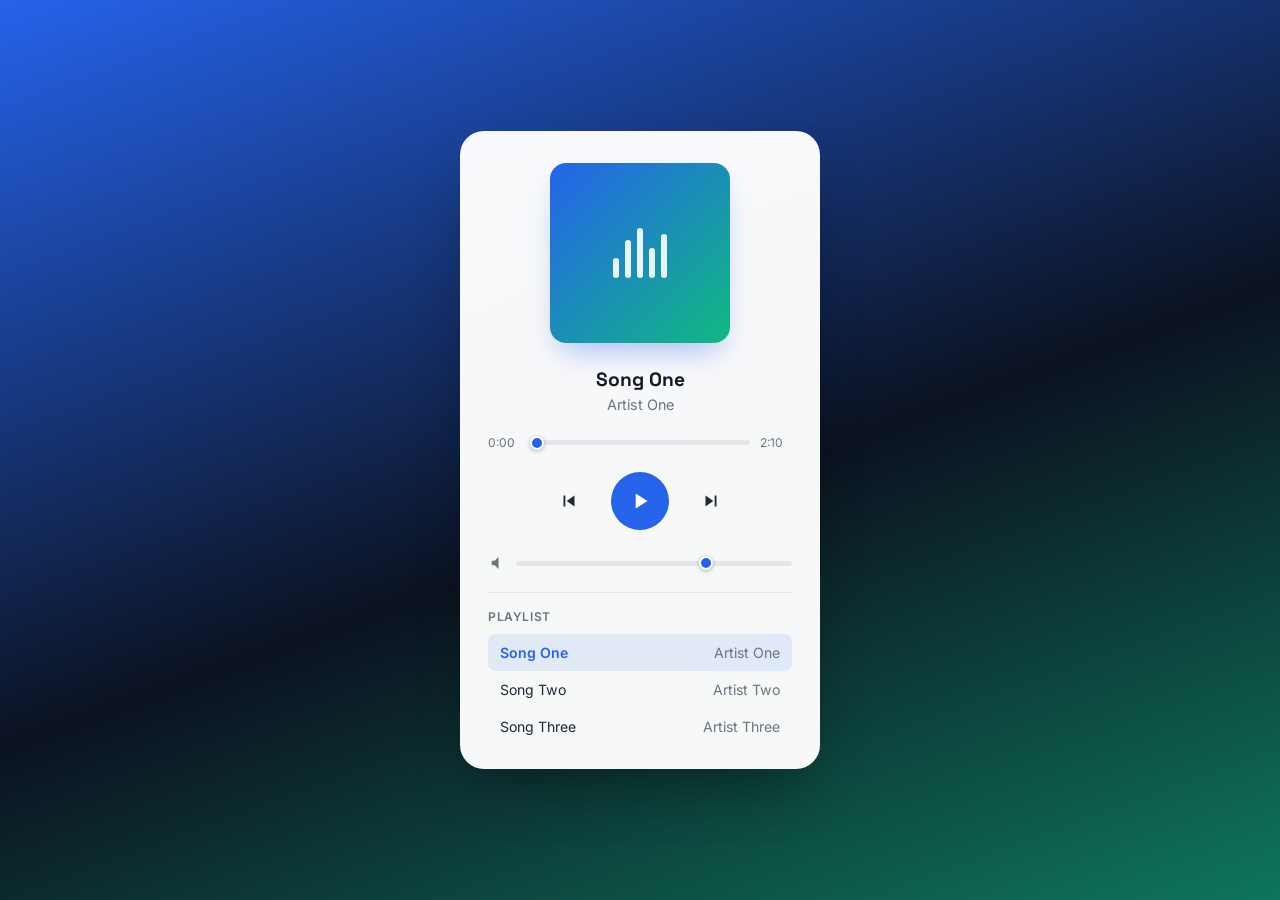
<file: index.html>
<!DOCTYPE html>
<html lang="en">
<head>
<meta charset="UTF-8">
<meta name="viewport" content="width=device-width, initial-scale=1.0">
<title>Music Player | CodeAlpha</title>
<link rel="preconnect" href="https://fonts.googleapis.com">
<link href="https://fonts.googleapis.com/css2?family=Space+Grotesk:wght@600;700&family=Inter:wght@400;500;600&display=swap" rel="stylesheet">
<link rel="stylesheet" href="style.css">
</head>
<body>

<div class="player">

  <div class="art-wrap">
    <div class="art" id="art">
      <div class="art-bars">
        <span></span><span></span><span></span><span></span><span></span>
      </div>
    </div>
  </div>

  <div class="track-info">
    <h1 id="songTitle">Song Title</h1>
    <p id="songArtist">Artist Name</p>
  </div>

  <div class="progress-wrap">
    <span class="time" id="currentTime">0:00</span>
    <input type="range" id="progressBar" value="0" min="0" max="100" step="0.1">
    <span class="time" id="duration">0:00</span>
  </div>

  <div class="controls">
    <button id="prevBtn" class="ctrl-btn" aria-label="Previous track">
      <svg viewBox="0 0 24 24"><path d="M6 6h2v12H6zm3.5 6l8.5 6V6z"/></svg>
    </button>
    <button id="playBtn" class="ctrl-btn play-btn" aria-label="Play">
      <svg id="playIcon" viewBox="0 0 24 24"><path d="M8 5v14l11-7z"/></svg>
      <svg id="pauseIcon" viewBox="0 0 24 24" style="display:none"><path d="M6 5h4v14H6zm8 0h4v14h-4z"/></svg>
    </button>
    <button id="nextBtn" class="ctrl-btn" aria-label="Next track">
      <svg viewBox="0 0 24 24"><path d="M16 6h2v12h-2zM6 6l8.5 6L6 18z"/></svg>
    </button>
  </div>

  <div class="volume-wrap">
    <svg viewBox="0 0 24 24" class="vol-icon"><path d="M5 9v6h4l5 5V4L9 9H5z"/></svg>
    <input type="range" id="volumeBar" value="70" min="0" max="100">
  </div>

  <div class="playlist" id="playlist">
    <p class="playlist-label">Playlist</p>
    <ul id="playlistItems"></ul>
  </div>

</div>

<audio id="audio"></audio>

<script src="script.js"></script>
</body>
</html>
</file>
<file: style.css>
:root {
  --blue: #2563EB;
  --green: #10B981;
  --ink: #111827;
  --slate: #1F2937;
  --grey: #6B7280;
  --line: #E5E7EB;
  --paper: #F9FAFB;
}

* { box-sizing: border-box; margin: 0; padding: 0; }

body {
  min-height: 100vh;
  display: flex;
  align-items: center;
  justify-content: center;
  background: linear-gradient(160deg, #2563EB 0%, #0B1220 55%, #10B981 130%);
  font-family: 'Inter', sans-serif;
  padding: 24px;
}

.player {
  width: 100%;
  max-width: 360px;
  background: rgba(255, 255, 255, 0.97);
  border-radius: 24px;
  padding: 32px 28px 24px;
  box-shadow: 0 30px 60px -20px rgba(0,0,0,0.4);
}

/* Album art (CSS-only, no external image) */
.art-wrap { display: flex; justify-content: center; margin-bottom: 24px; }

.art {
  width: 180px;
  height: 180px;
  border-radius: 16px;
  background: linear-gradient(135deg, var(--blue), var(--green));
  display: flex;
  align-items: center;
  justify-content: center;
  box-shadow: 0 16px 30px -10px rgba(37, 99, 235, 0.4);
}

.art-bars {
  display: flex;
  align-items: flex-end;
  gap: 6px;
  height: 50px;
}
.art-bars span {
  width: 6px;
  background: rgba(255,255,255,0.9);
  border-radius: 3px;
  animation: bounce 1.2s ease-in-out infinite;
}
.art-bars span:nth-child(1) { height: 20px; animation-delay: 0s; }
.art-bars span:nth-child(2) { height: 38px; animation-delay: 0.1s; }
.art-bars span:nth-child(3) { height: 50px; animation-delay: 0.2s; }
.art-bars span:nth-child(4) { height: 30px; animation-delay: 0.3s; }
.art-bars span:nth-child(5) { height: 44px; animation-delay: 0.4s; }

.art.playing .art-bars span { animation-play-state: running; }
.art:not(.playing) .art-bars span { animation-play-state: paused; }

@keyframes bounce {
  0%, 100% { transform: scaleY(0.4); }
  50% { transform: scaleY(1); }
}

@media (prefers-reduced-motion: reduce) {
  .art-bars span { animation: none; }
}

/* Track info */
.track-info { text-align: center; margin-bottom: 22px; }
.track-info h1 {
  font-family: 'Space Grotesk', sans-serif;
  font-size: 1.2rem;
  color: var(--ink);
  margin-bottom: 4px;
}
.track-info p { color: var(--grey); font-size: 0.9rem; }

/* Progress bar */
.progress-wrap {
  display: flex;
  align-items: center;
  gap: 10px;
  margin-bottom: 22px;
}
.time { font-size: 0.75rem; color: var(--grey); min-width: 32px; }

input[type="range"] {
  -webkit-appearance: none;
  appearance: none;
  flex: 1;
  height: 5px;
  border-radius: 4px;
  background: var(--line);
  outline: none;
}
input[type="range"]::-webkit-slider-thumb {
  -webkit-appearance: none;
  width: 14px;
  height: 14px;
  border-radius: 50%;
  background: var(--blue);
  cursor: pointer;
  border: 2px solid #fff;
  box-shadow: 0 1px 4px rgba(0,0,0,0.3);
}
input[type="range"]::-moz-range-thumb {
  width: 14px;
  height: 14px;
  border-radius: 50%;
  background: var(--blue);
  cursor: pointer;
  border: 2px solid #fff;
}

#progressBar { accent-color: var(--blue); }

/* Controls */
.controls {
  display: flex;
  align-items: center;
  justify-content: center;
  gap: 22px;
  margin-bottom: 24px;
}

.ctrl-btn {
  background: none;
  border: none;
  cursor: pointer;
  color: var(--slate);
  width: 40px;
  height: 40px;
  display: flex;
  align-items: center;
  justify-content: center;
  border-radius: 50%;
  transition: background 0.15s ease, transform 0.1s ease;
}
.ctrl-btn svg { width: 22px; height: 22px; fill: currentColor; }
.ctrl-btn:hover { background: var(--paper); }
.ctrl-btn:active { transform: scale(0.92); }

.play-btn {
  width: 58px;
  height: 58px;
  background: var(--blue);
  color: #fff;
}
.play-btn svg { width: 26px; height: 26px; }
.play-btn:hover { background: #1D4ED8; }

/* Volume */
.volume-wrap {
  display: flex;
  align-items: center;
  gap: 10px;
  margin-bottom: 20px;
}
.vol-icon { width: 18px; height: 18px; fill: var(--grey); flex-shrink: 0; }
#volumeBar { accent-color: var(--green); }

/* Playlist */
.playlist { border-top: 1px solid var(--line); padding-top: 16px; }
.playlist-label {
  font-size: 0.75rem;
  text-transform: uppercase;
  letter-spacing: 0.05em;
  color: var(--grey);
  margin-bottom: 10px;
  font-weight: 600;
}
#playlistItems { list-style: none; max-height: 160px; overflow-y: auto; }
#playlistItems li {
  padding: 10px 12px;
  border-radius: 8px;
  font-size: 0.88rem;
  color: var(--slate);
  cursor: pointer;
  display: flex;
  justify-content: space-between;
  transition: background 0.15s ease;
}
#playlistItems li:hover { background: var(--paper); }
#playlistItems li.active {
  background: rgba(37, 99, 235, 0.1);
  color: var(--blue);
  font-weight: 600;
}
#playlistItems li span.item-artist { color: var(--grey); font-weight: 400; }
</file>
